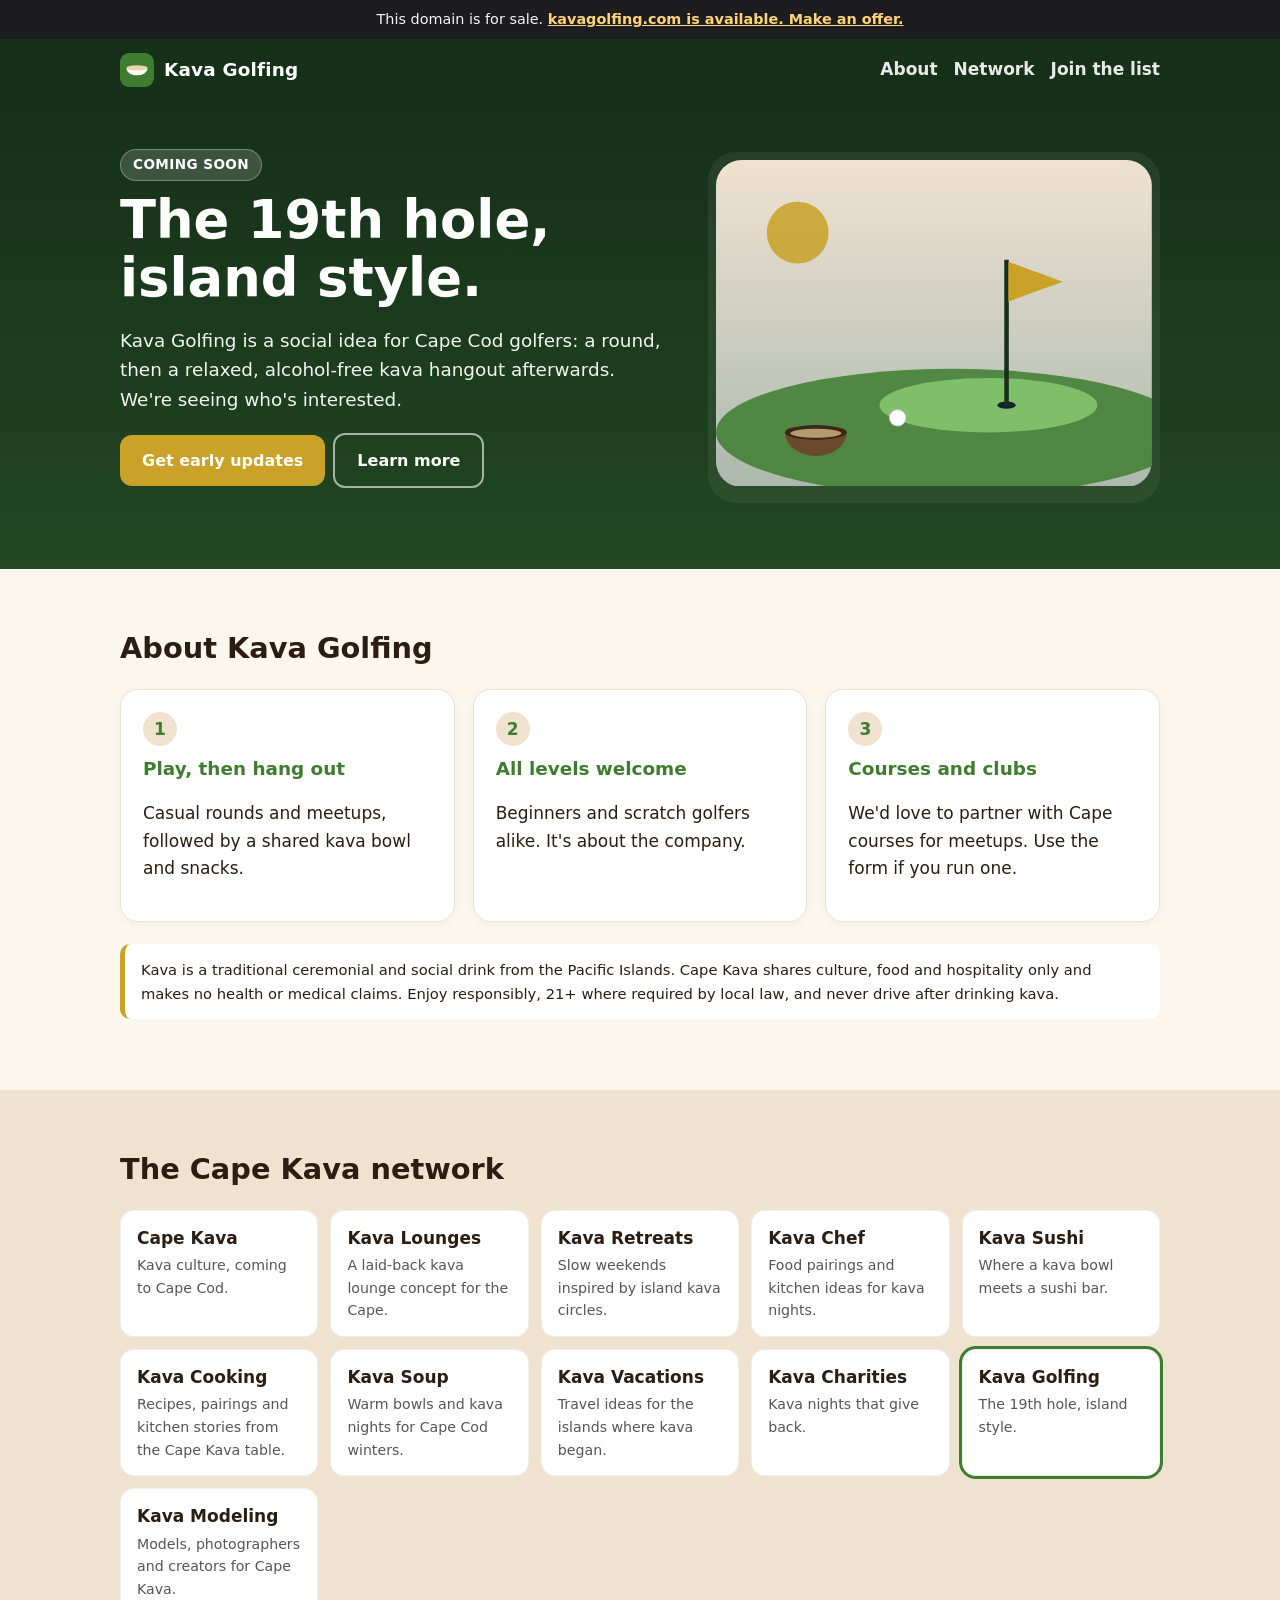
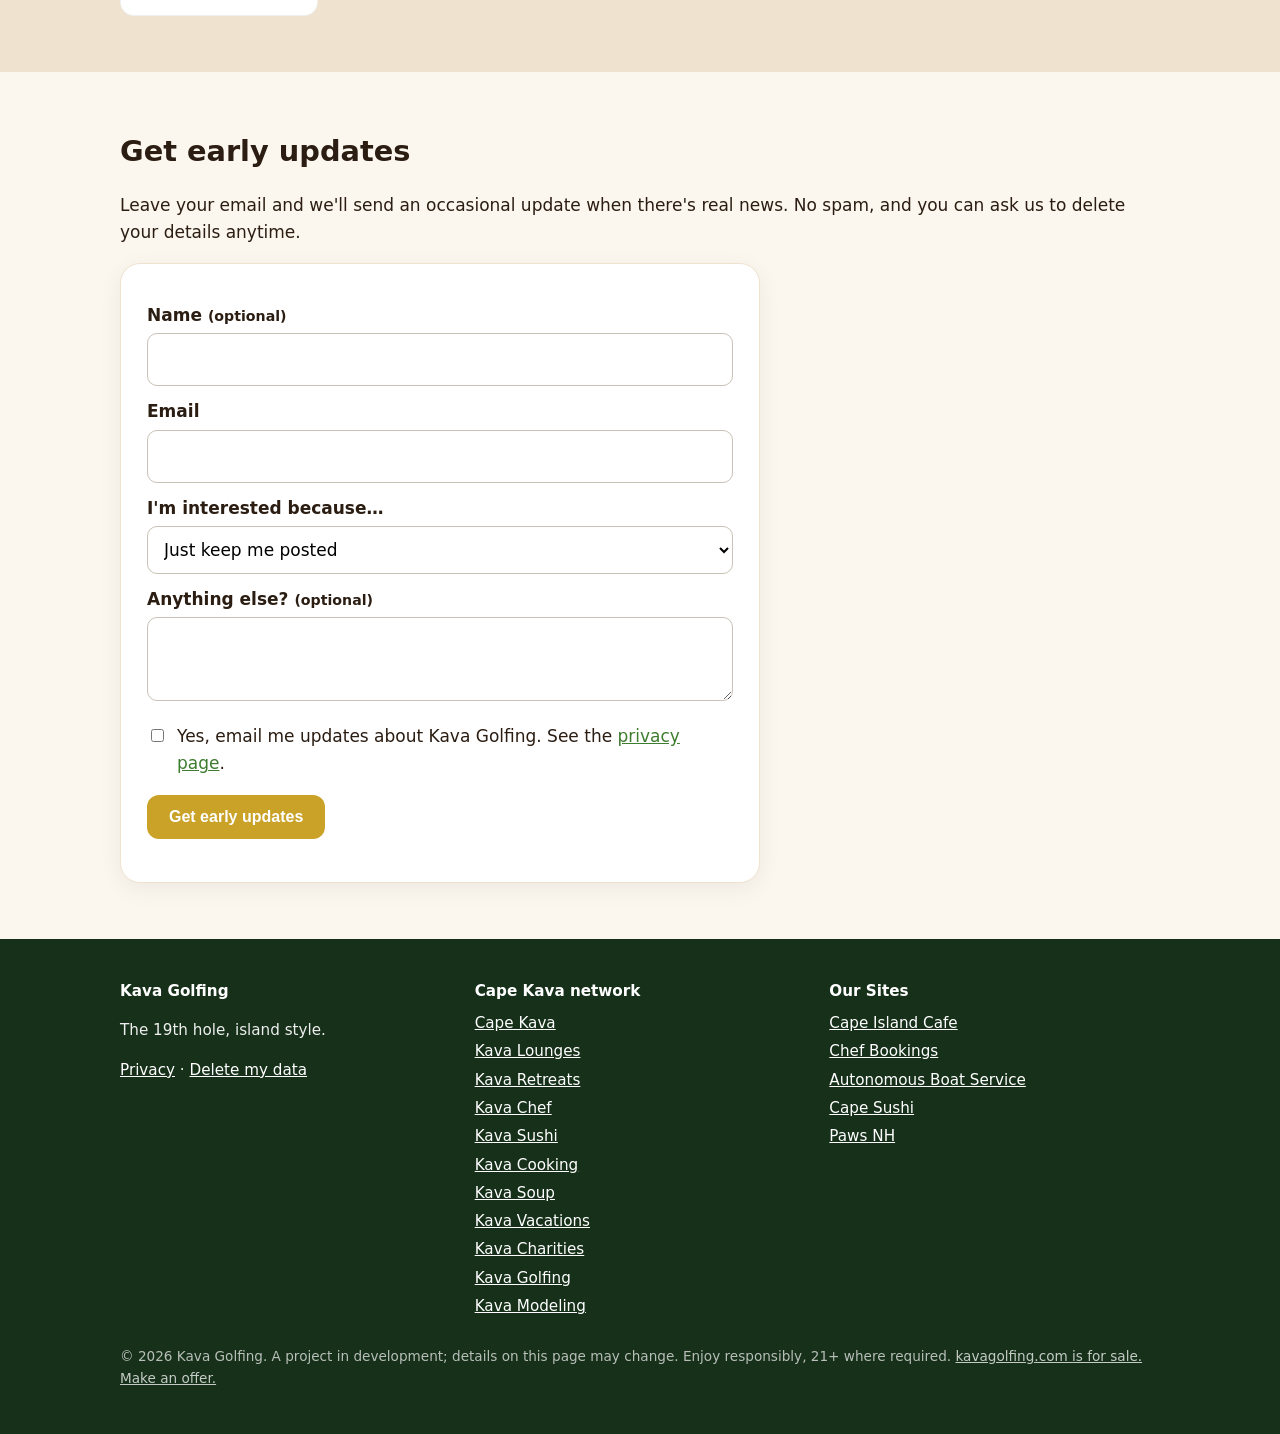
<file: index.html>
<!doctype html>
<html lang="en">
<head>
<meta charset="utf-8">
<meta name="viewport" content="width=device-width,initial-scale=1">
<title>Kava Golfing: The 19th hole, island style.</title>
<meta name="description" content="The 19th hole, island style. Kava Golfing is a social idea for Cape Cod golfers: a round, then a relaxed, alcohol-free kava hangout afterwards.">
<link rel="canonical" href="https://platinum00001.github.io/kavagolfing.com/">
<meta name="theme-color" content="#16301a">
<meta property="og:type" content="website">
<meta property="og:site_name" content="Kava Golfing">
<meta property="og:title" content="Kava Golfing: The 19th hole, island style.">
<meta property="og:description" content="The 19th hole, island style. Kava Golfing is a social idea for Cape Cod golfers: a round, then a relaxed, alcohol-free kava hangout afterwards.">
<meta property="og:url" content="https://platinum00001.github.io/kavagolfing.com/">
<meta property="og:image" content="https://platinum00001.github.io/kavagolfing.com/og.png">
<meta property="og:image:width" content="1200"><meta property="og:image:height" content="630">
<meta name="twitter:card" content="summary_large_image">
<meta name="twitter:title" content="Kava Golfing: The 19th hole, island style.">
<meta name="twitter:description" content="The 19th hole, island style. Kava Golfing is a social idea for Cape Cod golfers: a round, then a relaxed, alcohol-free kava hangout afterwards.">
<meta name="twitter:image" content="https://platinum00001.github.io/kavagolfing.com/og.png">
<link rel="icon" href="favicon.svg" type="image/svg+xml">
<link rel="icon" href="favicon-32.png" sizes="32x32" type="image/png">
<link rel="apple-touch-icon" href="apple-touch-icon.png">
<link rel="manifest" href="site.webmanifest">
<link rel="stylesheet" href="css/style.css">
</head>
<body>
<div class="forsale" style="background:#1d1d1f;color:#f5f5f7;text-align:center;font-size:.9rem;padding:8px 12px">This domain is for sale. <a href="https://www.afternic.com/domain/kavagolfing.com" target="_blank" rel="noopener" style="color:#ffd479;font-weight:600">kavagolfing.com is available. Make an offer.</a></div>
<header class="top"><div class="wrap">
<a class="brand" href="./"><img src="favicon.svg" alt="" width="34" height="34">Kava Golfing</a>
<nav><a href="./#about" class="opt">About</a><a href="./#network" class="opt">Network</a><a href="./#join">Join the list</a></nav>
</div></header>
<main>
<section class="hero"><div class="wrap">
<div><span class="badge">Coming soon</span><h1>The 19th hole, island style.</h1><p class="lead">Kava Golfing is a social idea for Cape Cod golfers: a round, then a relaxed, alcohol-free kava hangout afterwards. We&#x27;re seeing who&#x27;s interested.</p>
<p><a class="btn" href="#join">Get early updates</a><a class="btn ghost" href="#about">Learn more</a></p></div>
<div class="art"><svg viewBox="0 0 480 360" xmlns="http://www.w3.org/2000/svg" role="img" aria-hidden="true"><defs><linearGradient id="sky" x1="0" y1="0" x2="0" y2="1"><stop offset="0" stop-color="#efe2cf"/><stop offset="1" stop-color="#ffffff" stop-opacity="0.6"/></linearGradient></defs><rect width="480" height="360" rx="28" fill="url(#sky)"/><circle cx="90" cy="80" r="34" fill="#c9a227" opacity=".85"/><ellipse cx="260" cy="300" rx="260" ry="70" fill="#3e7d2f" opacity=".85"/><ellipse cx="300" cy="270" rx="120" ry="30" fill="#7fbf6a"/><ellipse cx="320" cy="270" rx="10" ry="4" fill="#123"/><path d="M320 270 V110" stroke="#16301a" stroke-width="5"/><path d="M322 112 l60 22 l-60 22z" fill="#c9a227"/><circle cx="200" cy="284" r="9" fill="#fff" stroke="#ccc"/><g transform="translate(110 300)"><path d="M-34 0 a34 26 0 0 0 68 0z" fill="#6b4a2b"/><ellipse cx="0" cy="0" rx="34" ry="8" fill="#3b2717"/><ellipse cx="0" cy="1" rx="28" ry="5" fill="#b49a6d"/></g></svg></div>
</div></section>
<section id="about"><div class="wrap"><h2>About Kava Golfing</h2><div class="cards"><div class="card"><span class="n">1</span><h3>Play, then hang out</h3><p>Casual rounds and meetups, followed by a shared kava bowl and snacks.</p></div><div class="card"><span class="n">2</span><h3>All levels welcome</h3><p>Beginners and scratch golfers alike. It&#x27;s about the company.</p></div><div class="card"><span class="n">3</span><h3>Courses and clubs</h3><p>We&#x27;d love to partner with Cape courses for meetups. Use the form if you run one.</p></div></div><p class="note">Kava is a traditional ceremonial and social drink from the Pacific Islands. Cape Kava shares culture, food and hospitality only and makes no health or medical claims. Enjoy responsibly, 21+ where required by local law, and never drive after drinking kava.</p></div></section>
<section class="band" id="network"><div class="wrap"><h2>The Cape Kava network</h2><div class="net"><a href="https://platinum00001.github.io/kapekava.com/">Cape Kava<small>Kava culture, coming to Cape Cod.</small></a><a href="https://platinum00001.github.io/kavalounges.com/">Kava Lounges<small>A laid-back kava lounge concept for the Cape.</small></a><a href="https://platinum00001.github.io/kavaretreats.com/">Kava Retreats<small>Slow weekends inspired by island kava circles.</small></a><a href="https://platinum00001.github.io/kavachef.com/">Kava Chef<small>Food pairings and kitchen ideas for kava nights.</small></a><a href="https://platinum00001.github.io/kavasushi.com/">Kava Sushi<small>Where a kava bowl meets a sushi bar.</small></a><a href="https://platinum00001.github.io/kavacooking.com/">Kava Cooking<small>Recipes, pairings and kitchen stories from the Cape Kava table.</small></a><a href="https://platinum00001.github.io/kavasoup.com/">Kava Soup<small>Warm bowls and kava nights for Cape Cod winters.</small></a><a href="https://platinum00001.github.io/kavavacations.com/">Kava Vacations<small>Travel ideas for the islands where kava began.</small></a><a href="https://platinum00001.github.io/kavacharities.com/">Kava Charities<small>Kava nights that give back.</small></a><a href="https://platinum00001.github.io/kavagolfing.com/" class="here" aria-current="page">Kava Golfing<small>The 19th hole, island style.</small></a><a href="https://platinum00001.github.io/kavamodeling.com/">Kava Modeling<small>Models, photographers and creators for Cape Kava.</small></a></div></div></section>
<section id="join"><div class="wrap"><h2>Get early updates</h2>
<p>Leave your email and we'll send an occasional update when there's real news. No spam, and you can ask us to delete your details anytime.</p>
<form class="signup" id="signup" novalidate>
<label for="f-name">Name <small>(optional)</small></label><input id="f-name" name="name" type="text" maxlength="120" autocomplete="name">
<label for="f-email">Email</label><input id="f-email" name="email" type="email" maxlength="200" required autocomplete="email">
<label for="f-interest">I'm interested because…</label><select id="f-interest" name="interest"><option>Just keep me posted</option><option>I&#x27;d join a golf meetup</option><option>I run a course or club</option><option>I&#x27;d sponsor or partner</option></select>
<label for="f-note">Anything else? <small>(optional)</small></label><textarea id="f-note" name="note" maxlength="600"></textarea>
<div class="hp" aria-hidden="true"><label for="f-web">Website</label><input id="f-web" name="website_url" type="text" tabindex="-1" autocomplete="off"></div>
<label class="check"><input type="checkbox" name="consent" required> <span>Yes, email me updates about Kava Golfing. See the <a href="privacy.html">privacy page</a>.</span></label>
<p><button class="btn" type="submit">Get early updates</button></p>
<div class="msg" id="signup-msg" role="status" aria-live="polite"></div>
</form></div></section>
</main>
<footer><div class="wrap">
<div class="cols">
<div><h4>Kava Golfing</h4><p>The 19th hole, island style.</p><p><a href="privacy.html">Privacy</a> · <a href="privacy.html#data-deletion">Delete my data</a></p></div>
<div><h4>Cape Kava network</h4><ul><li><a href="https://platinum00001.github.io/kapekava.com/">Cape Kava</a></li><li><a href="https://platinum00001.github.io/kavalounges.com/">Kava Lounges</a></li><li><a href="https://platinum00001.github.io/kavaretreats.com/">Kava Retreats</a></li><li><a href="https://platinum00001.github.io/kavachef.com/">Kava Chef</a></li><li><a href="https://platinum00001.github.io/kavasushi.com/">Kava Sushi</a></li><li><a href="https://platinum00001.github.io/kavacooking.com/">Kava Cooking</a></li><li><a href="https://platinum00001.github.io/kavasoup.com/">Kava Soup</a></li><li><a href="https://platinum00001.github.io/kavavacations.com/">Kava Vacations</a></li><li><a href="https://platinum00001.github.io/kavacharities.com/">Kava Charities</a></li><li><a href="https://platinum00001.github.io/kavagolfing.com/">Kava Golfing</a></li><li><a href="https://platinum00001.github.io/kavamodeling.com/">Kava Modeling</a></li></ul></div><div><h4>Our Sites</h4><ul><li><a href="https://capeislandcafe.com/">Cape Island Cafe</a></li><li><a href="https://chefbookings.org/">Chef Bookings</a></li><li><a href="https://platinum00001.github.io/autonomousboatservice.com/">Autonomous Boat Service</a></li><li><a href="https://platinum00001.github.io/capesushi.com/">Cape Sushi</a></li><li><a href="https://platinum00001.github.io/pawsnh.com/">Paws NH</a></li></ul></div>
</div>
<p class="fine">© 2026 Kava Golfing. A project in development; details on this page may change. Enjoy responsibly, 21+ where required. <a href="https://www.afternic.com/domain/kavagolfing.com" target="_blank" rel="noopener">kavagolfing.com is for sale. Make an offer.</a></p>
</div></footer>
<script type="application/ld+json">{"@context": "https://schema.org", "@type": "WebSite", "name": "Kava Golfing", "url": "https://platinum00001.github.io/kavagolfing.com/", "description": "The 19th hole, island style."}</script>
<script src="config.js"></script><script src="js/form.js"></script>
</body></html>
</file>
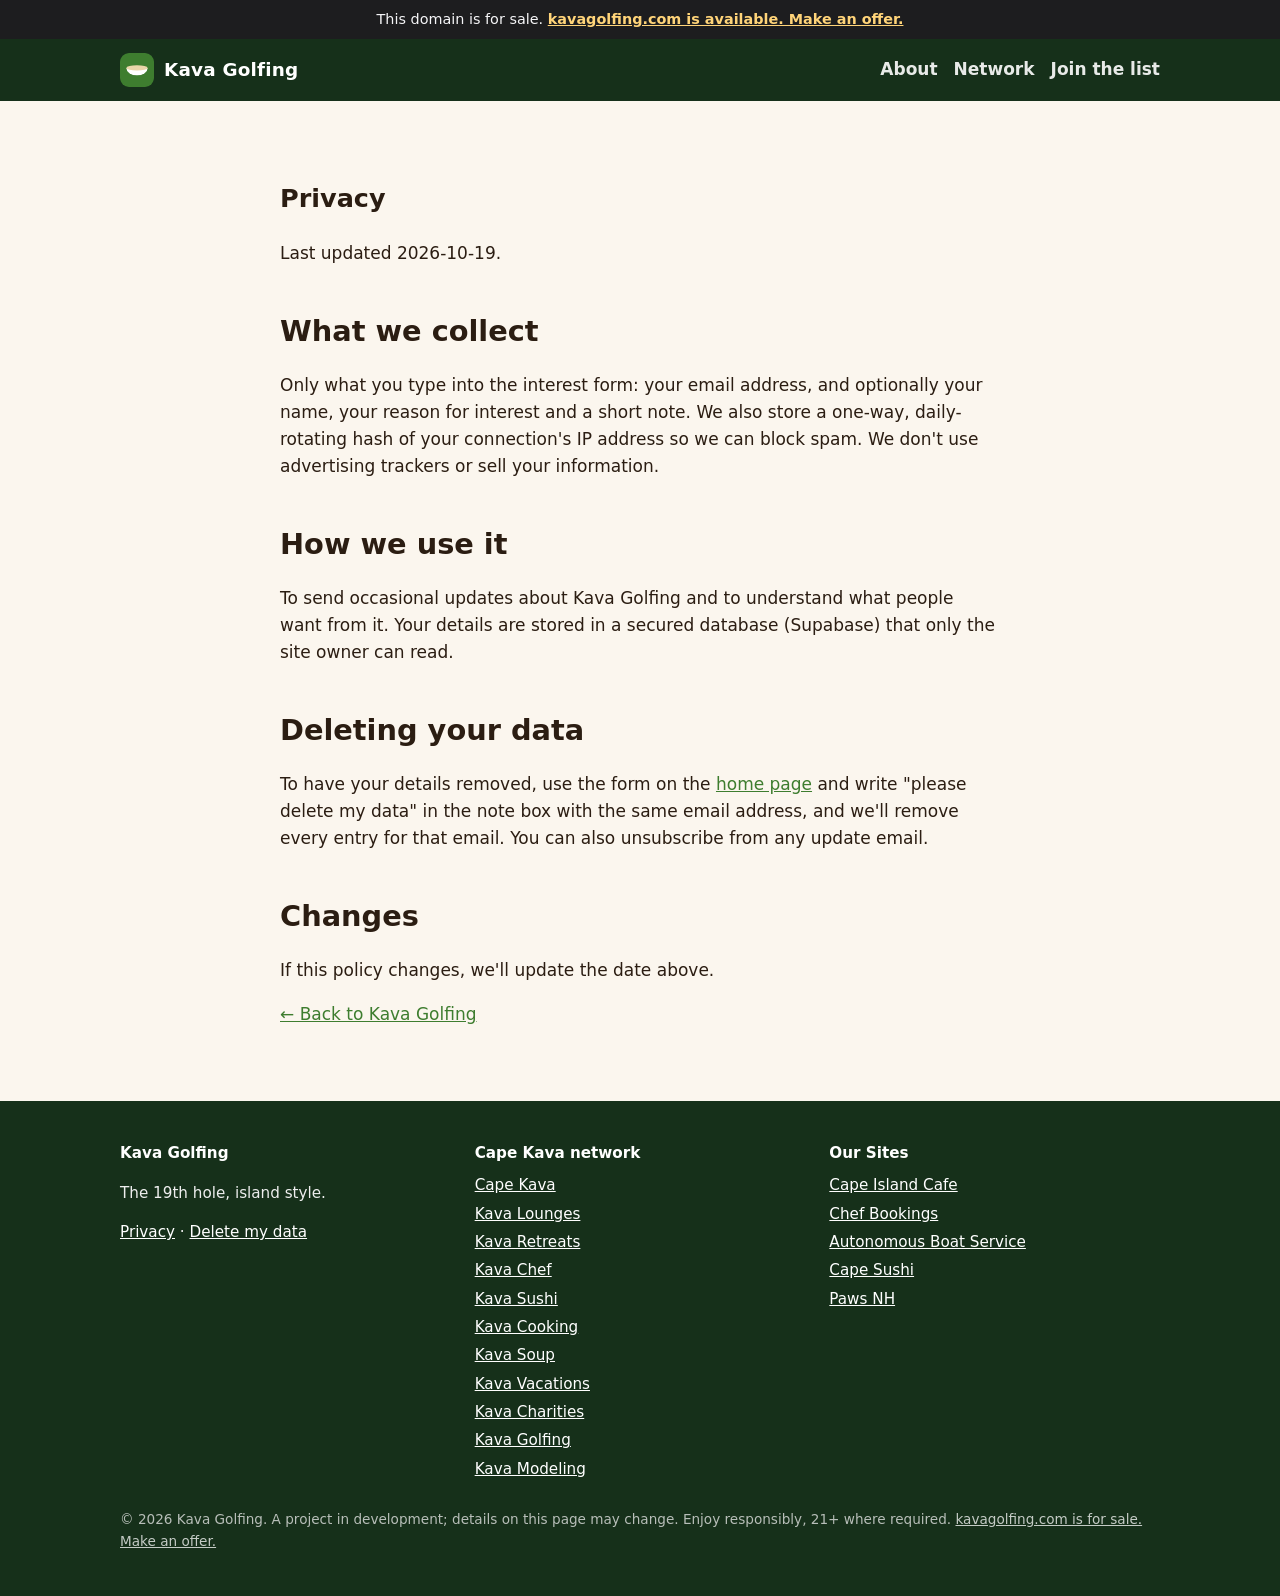
<file: privacy.html>
<!doctype html>
<html lang="en">
<head>
<meta charset="utf-8">
<meta name="viewport" content="width=device-width,initial-scale=1">
<title>Privacy | Kava Golfing</title>
<meta name="description" content="How Kava Golfing handles the details you share on this site.">
<link rel="canonical" href="https://platinum00001.github.io/kavagolfing.com/privacy.html">
<meta name="theme-color" content="#16301a">
<meta property="og:type" content="website">
<meta property="og:site_name" content="Kava Golfing">
<meta property="og:title" content="Privacy | Kava Golfing">
<meta property="og:description" content="How Kava Golfing handles the details you share on this site.">
<meta property="og:url" content="https://platinum00001.github.io/kavagolfing.com/privacy.html">
<meta property="og:image" content="https://platinum00001.github.io/kavagolfing.com/og.png">
<meta property="og:image:width" content="1200"><meta property="og:image:height" content="630">
<meta name="twitter:card" content="summary_large_image">
<meta name="twitter:title" content="Privacy | Kava Golfing">
<meta name="twitter:description" content="How Kava Golfing handles the details you share on this site.">
<meta name="twitter:image" content="https://platinum00001.github.io/kavagolfing.com/og.png">
<link rel="icon" href="favicon.svg" type="image/svg+xml">
<link rel="icon" href="favicon-32.png" sizes="32x32" type="image/png">
<link rel="apple-touch-icon" href="apple-touch-icon.png">
<link rel="manifest" href="site.webmanifest">
<link rel="stylesheet" href="css/style.css">
</head>
<body>
<div class="forsale" style="background:#1d1d1f;color:#f5f5f7;text-align:center;font-size:.9rem;padding:8px 12px">This domain is for sale. <a href="https://www.afternic.com/domain/kavagolfing.com" target="_blank" rel="noopener" style="color:#ffd479;font-weight:600">kavagolfing.com is available. Make an offer.</a></div>
<header class="top"><div class="wrap">
<a class="brand" href="./"><img src="favicon.svg" alt="" width="34" height="34">Kava Golfing</a>
<nav><a href="./#about" class="opt">About</a><a href="./#network" class="opt">Network</a><a href="./#join">Join the list</a></nav>
</div></header>
<main><section><div class="wrap prose">
<h1>Privacy</h1><p>Last updated 2026-10-19.</p>
<h2>What we collect</h2><p>Only what you type into the interest form: your email address, and optionally your name, your reason for interest and a short note. We also store a one-way, daily-rotating hash of your connection's IP address so we can block spam. We don't use advertising trackers or sell your information.</p>
<h2>How we use it</h2><p>To send occasional updates about Kava Golfing and to understand what people want from it. Your details are stored in a secured database (Supabase) that only the site owner can read.</p>
<h2 id="data-deletion">Deleting your data</h2><p>To have your details removed, use the form on the <a href="./#join">home page</a> and write "please delete my data" in the note box with the same email address, and we'll remove every entry for that email. You can also unsubscribe from any update email.</p>
<h2>Changes</h2><p>If this policy changes, we'll update the date above.</p>
<p><a href="./">← Back to Kava Golfing</a></p>
</div></section></main>
<footer><div class="wrap">
<div class="cols">
<div><h4>Kava Golfing</h4><p>The 19th hole, island style.</p><p><a href="privacy.html">Privacy</a> · <a href="privacy.html#data-deletion">Delete my data</a></p></div>
<div><h4>Cape Kava network</h4><ul><li><a href="https://platinum00001.github.io/kapekava.com/">Cape Kava</a></li><li><a href="https://platinum00001.github.io/kavalounges.com/">Kava Lounges</a></li><li><a href="https://platinum00001.github.io/kavaretreats.com/">Kava Retreats</a></li><li><a href="https://platinum00001.github.io/kavachef.com/">Kava Chef</a></li><li><a href="https://platinum00001.github.io/kavasushi.com/">Kava Sushi</a></li><li><a href="https://platinum00001.github.io/kavacooking.com/">Kava Cooking</a></li><li><a href="https://platinum00001.github.io/kavasoup.com/">Kava Soup</a></li><li><a href="https://platinum00001.github.io/kavavacations.com/">Kava Vacations</a></li><li><a href="https://platinum00001.github.io/kavacharities.com/">Kava Charities</a></li><li><a href="https://platinum00001.github.io/kavagolfing.com/">Kava Golfing</a></li><li><a href="https://platinum00001.github.io/kavamodeling.com/">Kava Modeling</a></li></ul></div><div><h4>Our Sites</h4><ul><li><a href="https://capeislandcafe.com/">Cape Island Cafe</a></li><li><a href="https://chefbookings.org/">Chef Bookings</a></li><li><a href="https://platinum00001.github.io/autonomousboatservice.com/">Autonomous Boat Service</a></li><li><a href="https://platinum00001.github.io/capesushi.com/">Cape Sushi</a></li><li><a href="https://platinum00001.github.io/pawsnh.com/">Paws NH</a></li></ul></div>
</div>
<p class="fine">© 2026 Kava Golfing. A project in development; details on this page may change. Enjoy responsibly, 21+ where required. <a href="https://www.afternic.com/domain/kavagolfing.com" target="_blank" rel="noopener">kavagolfing.com is for sale. Make an offer.</a></p>
</div></footer>
</body></html>
</file>
<file: css/style.css>
:root{--bg:#fbf6ee;--ink:#2b1d12;--accent:#3e7d2f;--accent2:#c9a227;--soft:#efe2cf;--hero:#16301a}
*{box-sizing:border-box}html{scroll-behavior:smooth}
body{margin:0;font:17px/1.6 system-ui,-apple-system,"Segoe UI",Roboto,Helvetica,Arial,sans-serif;color:var(--ink);background:var(--bg)}
a{color:var(--accent)}img,svg{max-width:100%;height:auto}
.wrap{max-width:1080px;margin:0 auto;padding:0 20px}
header.top{background:var(--hero);color:#fff}
header.top .wrap{display:flex;align-items:center;justify-content:space-between;gap:12px;padding-top:14px;padding-bottom:14px}
.brand{display:flex;align-items:center;gap:10px;color:#fff;text-decoration:none;font-weight:800;font-size:1.15rem;letter-spacing:.2px}
.brand img{width:34px;height:34px;border-radius:9px}
header.top nav a{color:#fff;opacity:.9;margin-left:16px;text-decoration:none;font-weight:600}
header.top nav a:hover{opacity:1;text-decoration:underline}
.hero{background:linear-gradient(180deg,var(--hero),color-mix(in srgb,var(--hero) 70%,var(--accent)));color:#fff;padding:48px 0 64px}
.hero .wrap{display:grid;grid-template-columns:1.1fr .9fr;gap:36px;align-items:center}
.hero h1{font-size:clamp(2rem,4.6vw,3.3rem);line-height:1.1;margin:.2em 0 .3em}
.hero p.lead{font-size:1.15rem;opacity:.95;max-width:38em}
.badge{display:inline-block;background:rgba(255,255,255,.16);border:1px solid rgba(255,255,255,.3);padding:4px 12px;border-radius:99px;font-size:.85rem;font-weight:700;letter-spacing:.4px;text-transform:uppercase}
.btn{display:inline-block;background:var(--accent2);color:#fff;font-weight:700;padding:13px 22px;border-radius:12px;text-decoration:none;border:0;cursor:pointer;font-size:1rem}
.btn:hover{filter:brightness(1.08)}
.btn.ghost{background:transparent;border:2px solid rgba(255,255,255,.6);margin-left:8px}
.art{background:rgba(255,255,255,.06);border-radius:28px;padding:8px}
section{padding:56px 0}
section h2{font-size:1.8rem;margin:0 0 18px}
.cards{display:grid;grid-template-columns:repeat(auto-fit,minmax(230px,1fr));gap:18px}
.card{background:#fff;border:1px solid var(--soft);border-radius:18px;padding:22px;box-shadow:0 2px 10px rgba(0,0,0,.04)}
.card h3{margin:.1em 0 .4em;font-size:1.15rem;color:var(--accent)}
.card .n{display:inline-grid;place-items:center;width:34px;height:34px;border-radius:50%;background:var(--soft);color:var(--accent);font-weight:800;margin-bottom:6px}
.band{background:var(--soft)}
.net{display:grid;grid-template-columns:repeat(auto-fit,minmax(180px,1fr));gap:12px}
.net a{display:block;background:#fff;border-radius:14px;padding:14px 16px;text-decoration:none;color:var(--ink);border:1px solid rgba(0,0,0,.06);font-weight:700}
.net a small{display:block;font-weight:400;color:#555;margin-top:2px}
.net a.here{outline:3px solid var(--accent);pointer-events:none}
form.signup{background:#fff;border-radius:20px;padding:26px;border:1px solid var(--soft);max-width:640px;box-shadow:0 6px 24px rgba(0,0,0,.06)}
form.signup label{display:block;font-weight:700;margin:12px 0 4px}
form.signup input[type=text],form.signup input[type=email],form.signup select,form.signup textarea{width:100%;padding:12px;border:1px solid #c9c2b6;border-radius:10px;font:inherit;background:#fff}
form.signup textarea{min-height:84px}
form.signup .check{display:flex;gap:10px;align-items:flex-start;font-weight:400;margin-top:14px}
form.signup .check input{margin-top:6px}
.hp{position:absolute!important;left:-9999px!important;width:1px;height:1px;overflow:hidden}
.msg{margin-top:14px;padding:12px 14px;border-radius:10px;display:none}
.msg.ok{display:block;background:#e6f4ea;color:#1e5b2f}.msg.err{display:block;background:#fdecea;color:#8a1c12}
.note{font-size:.92rem;background:#fff;border-left:5px solid var(--accent2);padding:14px 16px;border-radius:10px;margin-top:22px}
footer{background:var(--hero);color:#eee;padding:40px 0 30px;font-size:.95rem}
footer a{color:#fff}
footer .cols{display:grid;grid-template-columns:repeat(auto-fit,minmax(220px,1fr));gap:24px}
footer h4{margin:0 0 8px;color:#fff}
footer ul{list-style:none;padding:0;margin:0}footer li{margin:4px 0}
footer .fine{opacity:.75;margin-top:24px;font-size:.85rem}
.prose{max-width:760px}.prose h2{margin-top:1.4em}
@media (max-width:820px){.hero .wrap{grid-template-columns:1fr}.art{max-width:420px}header.top nav a{margin-left:10px;font-size:.92rem}}
@media (max-width:480px){header.top nav .opt{display:none}.btn.ghost{margin:10px 0 0}}
</file>
